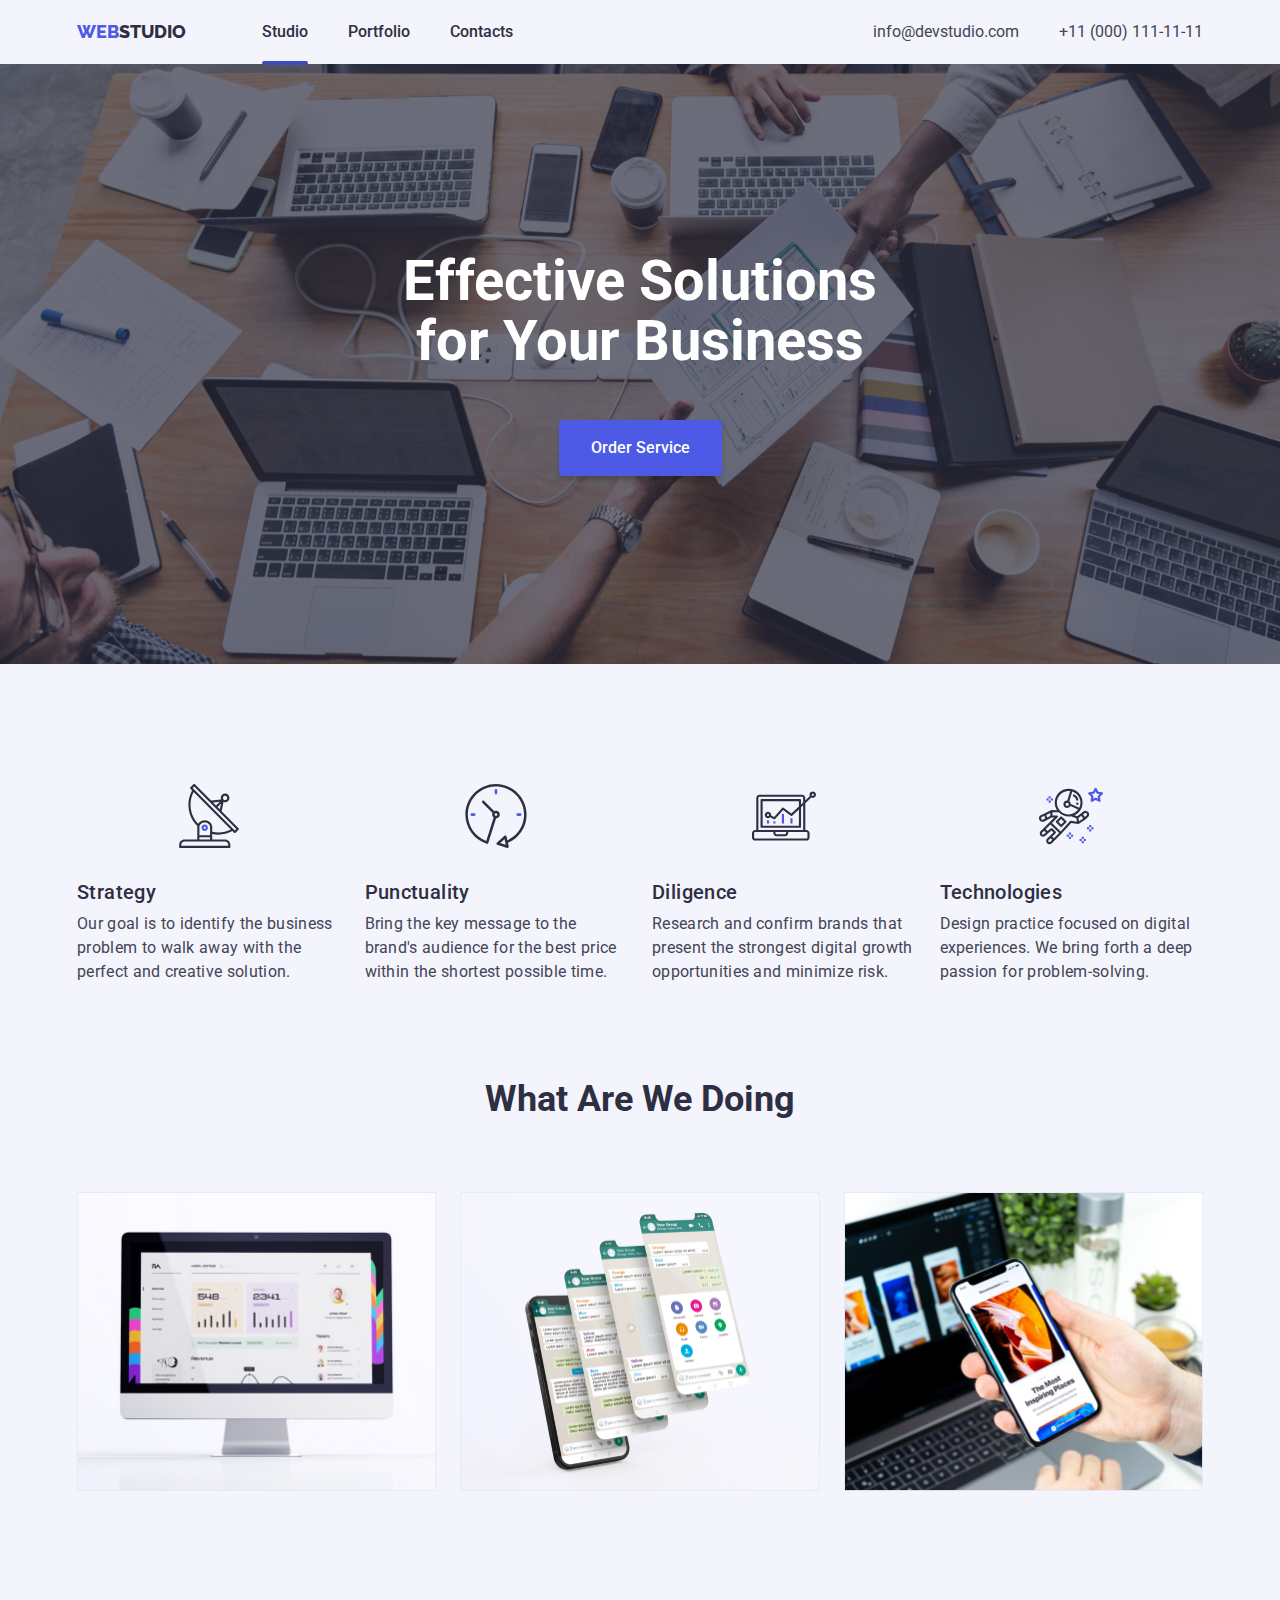
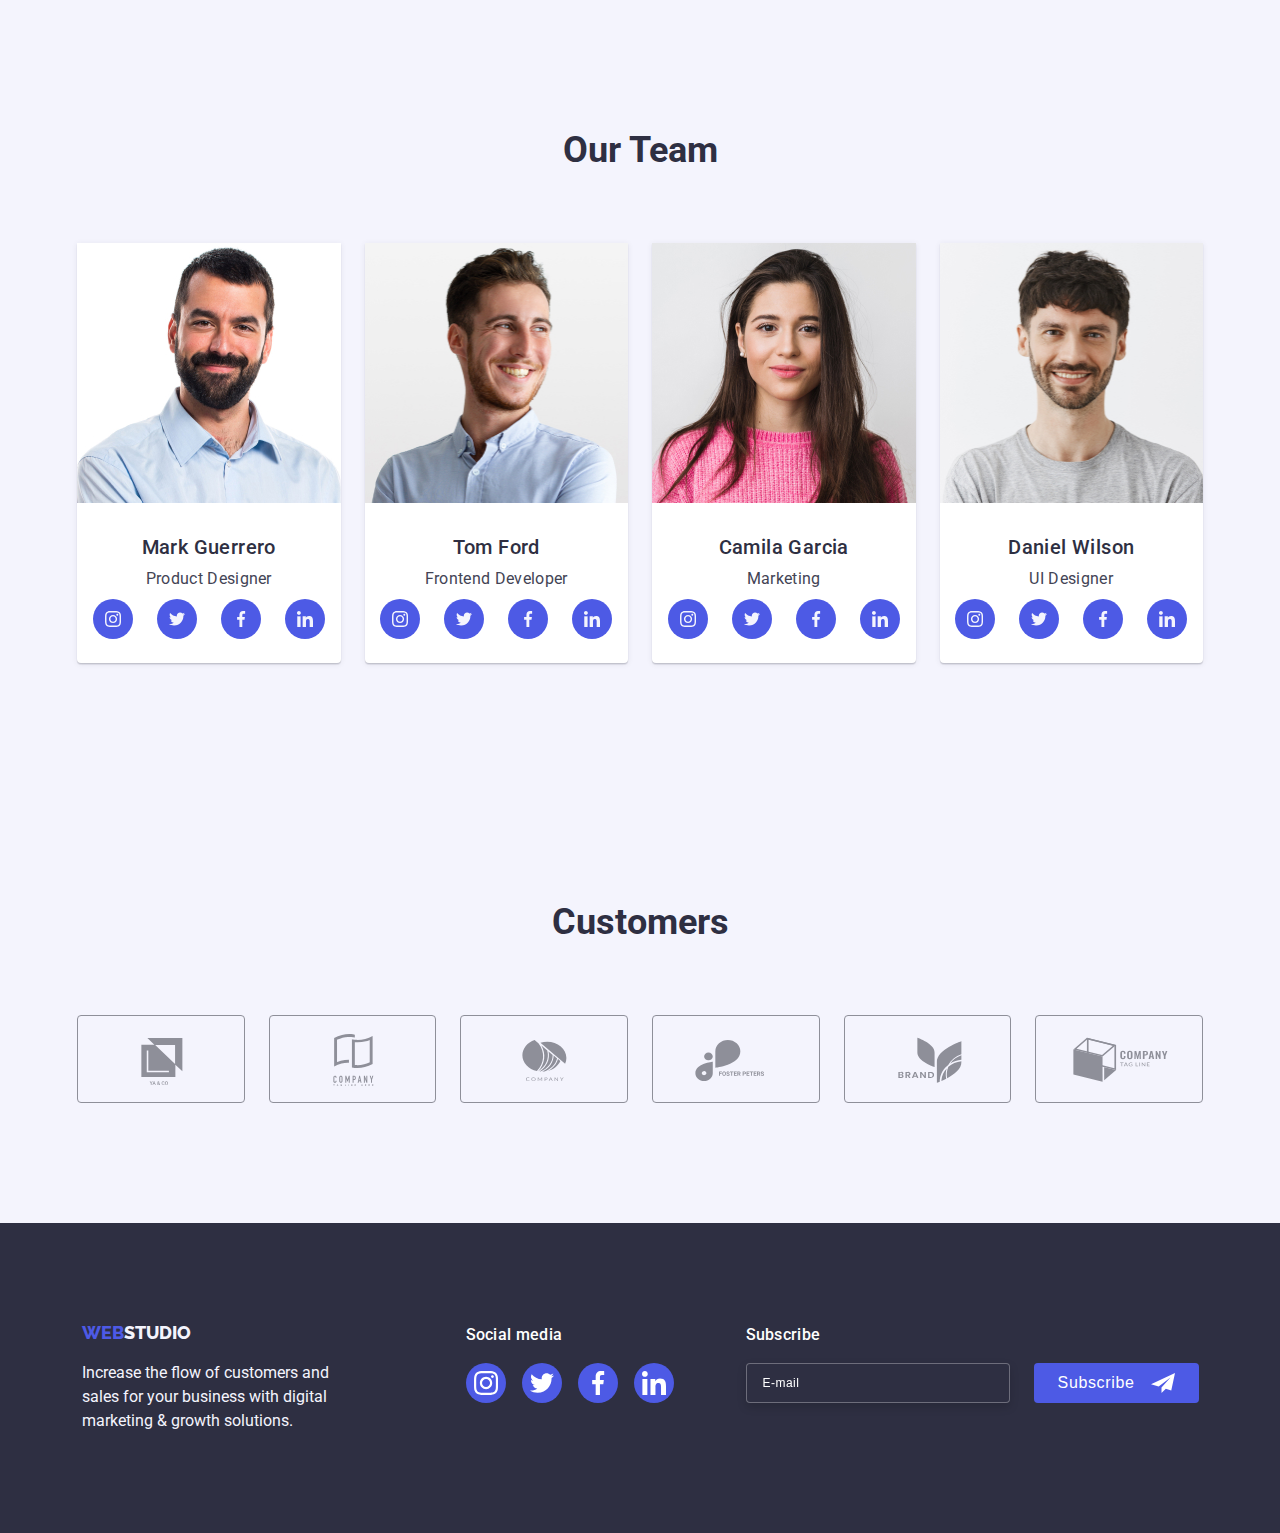
<file: index.html>
<!DOCTYPE html>
<html lang="en">
  <head>
    <meta charset="UTF-8" />
    <meta name="viewport" content="width=device-width, initial-scale=1.0" />
    <link rel="preconnect" href="https://fonts.googleapis.com" />
    <link rel="preconnect" href="https://fonts.gstatic.com" crossorigin />
    <link
      href="https://fonts.googleapis.com/css2?family=Raleway:wght@800&family=Roboto:wght@400;500;700&display=swap"
      rel="stylesheet"
    />
    <link rel="stylesheet" href="./css/styles.css" />
    <link rel="stylesheet" href="./css/root.css">
    <link rel="stylesheet" href="./css/reset.css">
    <link rel="stylesheet" href="./css/mobile.css">
    <link rel="stylesheet" href="./css/tablet.css">
    <link rel="stylesheet" href="./css/desktop.css">
    <title>WebStudio</title>
  </head>
  <body>
    <header class="header">
      <div class="container header-container">
        <nav class="header-nav">
          <a href="#"
            ><span class="web">WEB</span><span class="studio">STUDIO</span></a
          >
          <ul class="header-list">
            <li class="header-item">
              <a href="/index.html" class="header-link active">Studio</a>
            </li>
            <li class="header-item">
              <a href="/portfolio.html" class="header-link">Portfolio</a>
            </li>
            <li class="header-item">
              <a href="#" class="header-link">Contacts</a>
            </li>
          </ul>
        </nav>
        <address class="address">
          <ul class="address-list">
            <li class="address-item">
              <a href="mailto:info@devstudio.com" class="address-link"
                >info@devstudio.com</a
              >
            </li>
            <li class="address-item">
              <a href="tel:+110001111111" class="address-link"
                >+11 (000) 111-11-11</a
              >
            </li>
          </ul>
        </address>
        <button type="button" class="menu-open" data-menu-open>
          <svg class="menu-open-icon" width="32" height="22">
            <use href="./images/svg/symbol-defs.svg#icon-hamburger"></use>
          </svg>
        </button>
        <div class="mobile-menu is-hidden" data-menu>
          <div class="container menu-container">
            <div>
              <button class="menu-close" data-menu-close>
                <svg class="menu-close-icon" width="8" height="8">
                  <use href="./images/svg/symbol-defs.svg#icon-close"></use>
                </svg>
              </button>
              <nav>
                <ul class="mobile-menu-list">
                  <li class="mobile-menu-item">
                    <a href="./index.html" class="mobile-menu-link page-active">Studio</a>
                  </li>
                  <li class="mobile-menu-item">
                    <a href="./portfolio.html" class="mobile-menu-link">Portfolio</a>
                  </li>
                  <li class="mobile-menu-item">
                    <a href="" class="mobile-menu-link">Contacts</a>
                  </li>
                </ul>
              </nav>
            </div>
            <div class="contacts">
              <div class="menu-middle-content">
                <a href="tel:+110001111111" class="mobile-menu-tel">+11 (000) 111-11-11</a>
                <a href="mailto:info@devstudio.com" class="mobile-menu-email">info@devstudio.com</a>
              </div>
            <div>
              <ul class="mobile-social-list">
                <li class="mobile-social-item">
                  <a href="" class="mobile-social-link">
                    <svg class="mobile-social-icon" width="24" heigth="24">
                      <use href="./images/svg/symbol-defs.svg#icon-instagram"></use>
                    </svg>
                  </a>
                </li>
                <li class="mobile-social-item">
                  <a href="" class="mobile-social-link">
                    <svg class="mobile-social-icon" width="24" heigth="24">
                      <use href="./images/svg/symbol-defs.svg#icon-twitter"></use>
                    </svg>
                  </a>
                </li>
                <li class="mobile-social-item">
                  <a href="" class="mobile-social-link">
                    <svg class="mobile-social-icon" width="24" heigth="24">
                      <use href="./images/svg/symbol-defs.svg#icon-facebook"></use>
                    </svg>
                  </a>
                </li>
                <li class="mobile-social-item">
                  <a href="" class="mobile-social-link">
                    <svg class="mobile-social-icon" width="24" heigth="24">
                      <use href="./images/svg/symbol-defs.svg#icon-linkedin"></use>
                    </svg>
                  </a>
                </li>
              </ul>
            </div>
            </div>
          </div>
        </div>
      </div>
    </header>
    <main>
      <section class="hero">
        <div class="container sub-container">
          <h1 class="hero-title">Effective Solutions for Your Business</h1>
        <button class="hero-button" data-modal-open>Order Service</button>
        </div>
      </section>
      <section class="features">
        <div class="container">
          <h2 class="visually-hidden">Features</h2>
          <ul class="features-list">
            <li class="features-item">
              <div class="features-item-icon">
                <svg class="features-icon" width="64" height="64">
                  <use href="./images/svg/symbol-defs.svg#icon-antenna"></use>
                </svg>
              </div>
              <h3 class="subtitle">Strategy</h3>
              <p class="descr">
                Our goal is to identify the business problem to walk away with
                the perfect and creative solution.
              </p>
            </li>
            <li class="features-item">
              <div class="features-item-icon">
                <svg class="features-icon" width="64" height="64">
                  <use href="./images/svg/symbol-defs.svg#icon-clock"></use>
                </svg>
              </div>
              <h3 class="subtitle">Punctuality</h3>
              <p class="descr">
                Bring the key message to the brand's audience for the best price
                within the shortest possible time.
              </p>
            </li>
            <li class="features-item">
              <div class="features-item-icon">
                <svg class="features-icon" width="64" height="64">
                  <use href="./images/svg/symbol-defs.svg#icon-diagram"></use>
                </svg>
              </div>
              <h3 class="subtitle">Diligence</h3>
              <p class="descr">
                Research and confirm brands that present the strongest digital
                growth opportunities and minimize risk.
              </p>
            </li>
            <li class="features-item">
              <div class="features-item-icon">
                <svg class="features-icon" width="64" height="64">
                  <use href="./images/svg/symbol-defs.svg#icon-astronaut"></use>
                </svg>
              </div>
              <h3 class="subtitle">Technologies</h3>
              <p class="descr">
                Design practice focused on digital experiences. We bring forth a
                deep passion for problem-solving.
              </p>
            </li>
          </ul>
        </div>
      </section>
      <section class="activity">
        <div class="container">
          <h2 class="title">What Are We Doing</h2>
          <ul class="activity-list">
            <li class="activity-item">
              <img
                src="./images/monitor.jpg"
                alt="monitor"
                class="activity-img"
                width="360"
              />
            </li>
            <li class="activity-item">
              <img
                src="./images/phone.jpg"
                alt="phone"
                class="activity-img"
                width="360"
              />
            </li>
            <li class="activity-item">
              <img
                src="./images/laptop.jpg"
                alt="laptop"
                class="activity-img"
                width="360"
              />
            </li>
          </ul>
        </div>
      </section>
      <section class="team">
        <div class="container sub-container team-container">
          <h2 class="title">Our Team</h2>
          <ul class="team-list">
            <li class="team-item">
              <img
                srcset="./images/people/mark@2x.jpg 2x"
                src="./images/people/mark.jpg"
                alt="mark"
                class="team-img"
                width="264"
              />
              <div class="team-text">
                <h3 class="subtitle team-subtitle">Mark Guerrero</h3> 
                <p class="descr team-descr">Product Designer</p>
                <ul class="social-list">
                  <li class="social-item">
                    <a href="" class="social-link">
                      <svg class="social-icon" width="16" height="16">
                        <use
                          href="./images/svg/symbol-defs.svg#icon-instagram"
                        ></use>
                      </svg>
                    </a>
                  </li>
                  <li class="social-item">
                    <a href="" class="social-link">
                      <svg class="social-icon" width="16" height="16">
                        <use
                          href="./images/svg/symbol-defs.svg#icon-twitter"
                        ></use>
                      </svg>
                    </a>
                  </li>
                  <li class="social-item">
                    <a href="" class="social-link">
                      <svg class="social-icon" width="16" height="16">
                        <use
                          href="./images/svg/symbol-defs.svg#icon-facebook"
                        ></use>
                      </svg>
                    </a>
                  </li>
                  <li class="social-item">
                    <a href="" class="social-link">
                      <svg class="social-icon" width="16" height="16">
                        <use
                          href="./images/svg/symbol-defs.svg#icon-linkedin"
                        ></use>
                      </svg>
                    </a>
                  </li>
                </ul>
              </div>
            </li>
            <li class="team-item">
              <img
                srcset="./images/people/tom@2x.jpg 2x"
                src="./images/people/tom.jpg"
                alt="tom"
                class="team-img"
                width="264"
              />
              <div class="team-text">
                <h3 class="subtitle team-subtitle">Tom Ford</h3>
                <p class="descr team-descr">Frontend Developer</p>
                <ul class="social-list">
                  <li class="social-item">
                    <a href="" class="social-link">
                      <svg class="social-icon" width="16" height="16">
                        <use
                          href="./images/svg/symbol-defs.svg#icon-instagram"
                        ></use>
                      </svg>
                    </a>
                  </li>
                  <li class="social-item">
                    <a href="" class="social-link">
                      <svg class="social-icon" width="16" height="16">
                        <use
                          href="./images/svg/symbol-defs.svg#icon-twitter"
                        ></use>
                      </svg>
                    </a>
                  </li>
                  <li class="social-item">
                    <a href="" class="social-link">
                      <svg class="social-icon" width="16" height="16">
                        <use
                          href="./images/svg/symbol-defs.svg#icon-facebook"
                        ></use>
                      </svg>
                    </a>
                  </li>
                  <li class="social-item">
                    <a href="" class="social-link">
                      <svg class="social-icon" width="16" height="16">
                        <use
                          href="./images/svg/symbol-defs.svg#icon-linkedin"
                        ></use>
                      </svg>
                    </a>
                  </li>
                </ul>
              </div>
            </li>
            <li class="team-item">
              <img
                srcset="./images/people/camila@2x.jpg 2x"
                src="./images/people/camila.jpg"
                alt="camila"
                class="team-img"
                width="264"
              />
              <div class="team-text">
                <h3 class="subtitle team-subtitle">Camila Garcia</h3>
                <p class="descr team-descr">Marketing</p>
                <ul class="social-list">
                  <li class="social-item">
                    <a href="" class="social-link">
                      <svg class="social-icon" width="16" height="16">
                        <use
                          href="./images/svg/symbol-defs.svg#icon-instagram"
                        ></use>
                      </svg>
                    </a>
                  </li>
                  <li class="social-item">
                    <a href="" class="social-link">
                      <svg class="social-icon" width="16" height="16">
                        <use
                          href="./images/svg/symbol-defs.svg#icon-twitter"
                        ></use>
                      </svg>
                    </a>
                  </li>
                  <li class="social-item">
                    <a href="" class="social-link">
                      <svg class="social-icon" width="16" height="16">
                        <use
                          href="./images/svg/symbol-defs.svg#icon-facebook"
                        ></use>
                      </svg>
                    </a>
                  </li>
                  <li class="social-item">
                    <a href="" class="social-link">
                      <svg class="social-icon" width="16" height="16">
                        <use
                          href="./images/svg/symbol-defs.svg#icon-linkedin"
                        ></use>
                      </svg>
                    </a>
                  </li>
                </ul>
              </div>
            </li>
            <li class="team-item">
              <img
                srcset="./images/people/daniel@2x.jpg 2x"
                src="./images/people/daniel.jpg"
                alt="daniel"
                class="team-img"
                width="264"
              />
              <div class="team-text">
                <h3 class="subtitle team-subtitle">Daniel Wilson</h3>
                <p class="descr team-descr">UI Designer</p>
                <ul class="social-list">
                  <li class="social-item">
                    <a href="" class="social-link">
                      <svg class="social-icon" width="16" height="16">
                        <use
                          href="./images/svg/symbol-defs.svg#icon-instagram"
                        ></use>
                      </svg>
                    </a>
                  </li>
                  <li class="social-item">
                    <a href="" class="social-link">
                      <svg class="social-icon" width="16" height="16">
                        <use
                          href="./images/svg/symbol-defs.svg#icon-twitter"
                        ></use>
                      </svg>
                    </a>
                  </li>
                  <li class="social-item">
                    <a href="" class="social-link">
                      <svg class="social-icon" width="16" height="16">
                        <use
                          href="./images/svg/symbol-defs.svg#icon-facebook"
                        ></use>
                      </svg>
                    </a>
                  </li>
                  <li class="social-item">
                    <a href="" class="social-link">
                      <svg class="social-icon" width="16" height="16">
                        <use
                          href="./images/svg/symbol-defs.svg#icon-linkedin"
                        ></use>
                      </svg>
                    </a>
                  </li>
                </ul>
              </div>
            </li>
          </ul>
        </div>
      </section>
      <section class="customers">
        <div class="container sub-container">
          <h2 class="title">Customers</h2>
          <ul class="customers-list">
            <li class="customers-item">
              <a href="" class="customers-link">
                <svg class="customers-icon" width="104" height="56">
                  <use href="./images/svg/symbol-defs.svg#icon-customer"></use>
                </svg>
              </a>
            </li>
            <li class="customers-item">
              <a href="" class="customers-link">
                <svg class="customers-icon" width="104" height="56">
                  <use href="./images/svg/symbol-defs.svg#icon-customer1"></use>
                </svg>
              </a>
            </li>
            <li class="customers-item">
              <a href="" class="customers-link">
                <svg class="customers-icon" width="104" height="56">
                  <use href="./images/svg/symbol-defs.svg#icon-customer2"></use>
                </svg>
              </a>
            </li>
            <li class="customers-item">
              <a href="" class="customers-link">
                <svg class="customers-icon" width="104" height="56">
                  <use href="./images/svg/symbol-defs.svg#icon-customer3"></use>
                </svg>
              </a>
            </li>
            <li class="customers-item">
              <a href="" class="customers-link">
                <svg class="customers-icon" width="104" height="56">
                  <use href="./images/svg/symbol-defs.svg#icon-customer4"></use>
                </svg>
              </a>
            </li>
            <li class="customers-item">
              <a href="" class="customers-link">
                <svg class="customers-icon" width="104" height="56">
                  <use href="./images/svg/symbol-defs.svg#icon-customer5"></use>
                </svg>
              </a>
            </li>
          </ul>
        </div>
      </section>
    </main>
    <footer class="footer">
      <div class="container footer-container sub-container">
        <div class="tablet-footer-container">
          <div class="logo-container">
            <a href="#" class="footer-logo"
              ><span class="web">WEB</span
              ><span class="studio-footer">STUDIO</span></a
            >
            <p class="footer-descr">
              Increase the flow of customers and sales for your business with
              digital marketing & growth solutions.
            </p>
          </div>
          <div class="social-container">
            <p class="social-text">Social media</p>
            <ul class="social-media-list">
              <li class="social-media-item">
                <a href="" class="social-media-link">
                  <svg width="24" height="24">
                    <use href="./images/svg/symbol-defs.svg#icon-instagram"></use>
                  </svg>
                </a>
              </li>
              <li class="social-media-item">
                <a href="" class="social-media-link">
                  <svg width="24" height="24">
                    <use href="./images/svg/symbol-defs.svg#icon-twitter"></use>
                  </svg>
                </a>
              </li>
              <li class="social-media-item">
                <a href="" class="social-media-link">
                  <svg width="24" height="24">
                    <use href="./images/svg/symbol-defs.svg#icon-facebook"></use>
                  </svg>
                </a>
              </li>
              <li class="social-media-item">
                <a href="" class="social-media-link">
                  <svg width="24" height="24">
                    <use href="./images/svg/symbol-defs.svg#icon-linkedin"></use>
                  </svg>
                </a>
              </li>
            </ul>
          </div>
        </div>
        <div class="subscribe-container">
          <p class="footer-subscribe">Subscribe</p>
          <form action="" class="subscribe-form">
            <input
              type="email"
              class="email"
              name="email"
              placeholder="E-mail"
            />
            <button class="subscribe-button">
              Subscribe
              <svg class="subscribe-svg" width="24" height="24">
                <use href="./images/svg/symbol-defs.svg#icon-Subscribe"></use>
              </svg>
            </button>
          </form>
        </div>
      </div>
    </footer>
    <div class="backdrop is-hidden" data-modal>
      <div class="modal">
        <button type="button" class="modal-close-btn" data-modal-close>
          <svg width="8" height="8" class="modal-close-btn-icon">
            <use href="./images/svg/symbol-defs.svg#icon-close"></use>
          </svg>
        </button>
        <p class="modal-text">Leave your contacts and we will call you back</p>
        <form class="modal-form">
          <label  class="modal-form-field">
            <span class="modal-form-input-desc">Name</span>
            <span class="modal-form-input-wrapper">
              <input type="text" class="modal-form-input" name="user-name" required minlength="2" pattern="^[a-zA-Zа-яА-Я]+">
                <span class="modal-form-input-icon">
                  <svg width="18" height="24">
                    <use href="./images/svg/symbol-defs.svg#icon-people"></use>
                  </svg>
                </span>
              </input>
            </span>
          </label>
          <label class="modal-form-field">
            <span class="modal-form-input-desc">Phone</span>
            <span class="modal-form-input-wrapper">
              <input type="tel" class="modal-form-input" name="user-phone" title="xxx-xxx-xx-xx" required pattern="[0-9]{3}-[0-9]{3}-[0-9]{2}-[0-9]{2}">
                <span class="modal-form-input-icon">
                  <svg width="18" height="24">
                    <use href="./images/svg/symbol-defs.svg#icon-phone"></use>
                  </svg>
                </span>
              </input>
            </span>
          </label>
          <label class="modal-form-field">
            <span class="modal-form-input-desc">Email</span>
            <span class="modal-form-input-wrapper">
              <input type="Email" class="modal-form-input" name="user-email">
                <span class="modal-form-input-icon">
                  <svg width="18" height="24">
                    <use href="./images/svg/symbol-defs.svg#icon-email"></use>
                  </svg>
                </span>
              </input>
            </span>
          </label>
          <label class="modal-form-field">
            <span class="modal-form-input-desc">Comment</span>
            <textarea name="user-message" class="modal-form-message" placeholder="Text input">
            </textarea>
          </label>
          <input type="checkbox" id="user-policy" class="visually-hidden modal-form-check" name="user-policy">
          <label for="user-policy" class="modal-form-check-desc">
            I accept the terms and conditions of the&nbsp;
            <a href="" class="modal-privacy">Privacy Policy</a>
          </label>
          <button class="modal-form-submit" type="submit">Send</button>
        </form>
      </div>
    </div>
    <script src="./js/modal.js"></script>
    <script src="./js/mobile-menu.js"></script>
  </body>
</html>
</file>
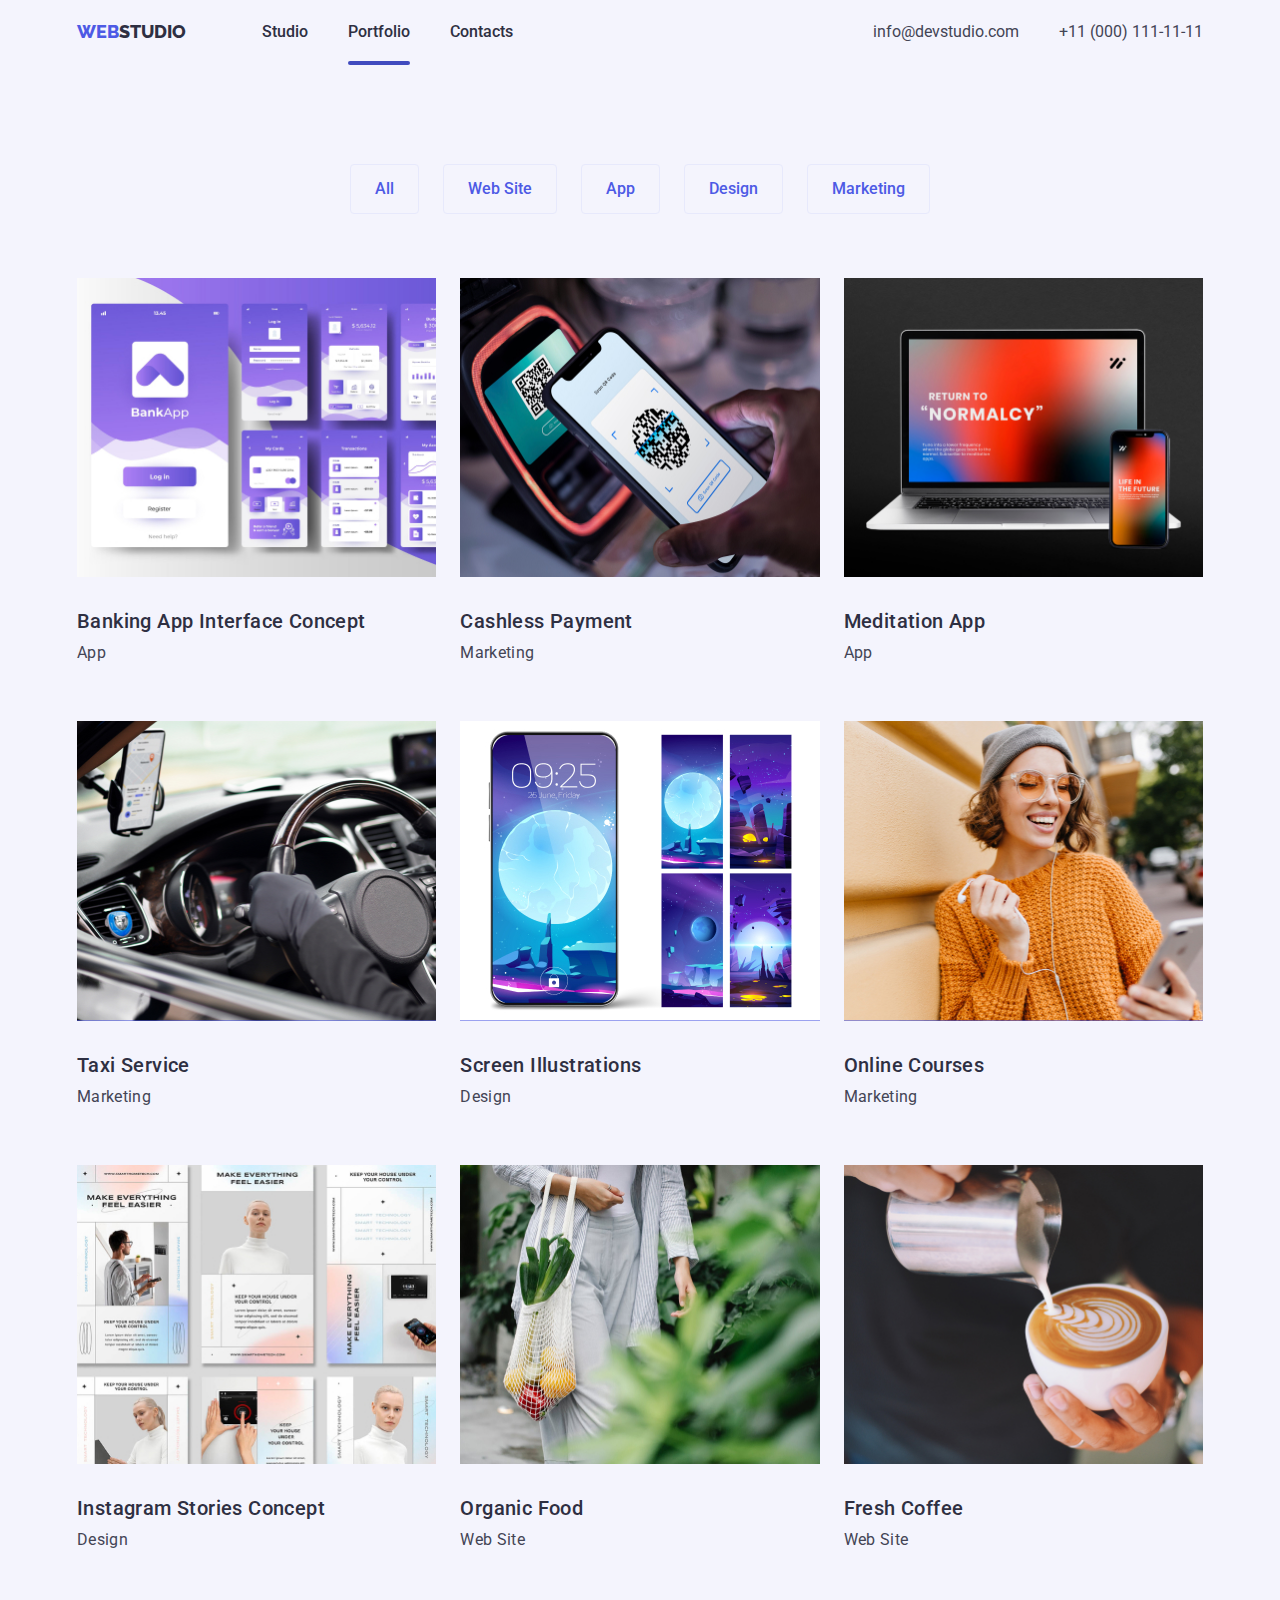
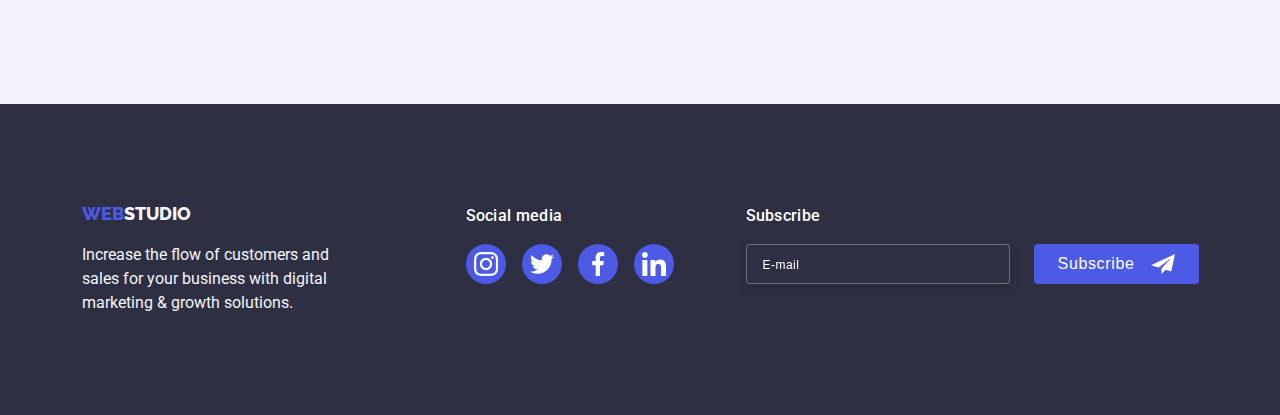
<file: portfolio.html>
<!DOCTYPE html>
<html lang="en">
  <head>
    <meta charset="UTF-8" />
    <meta name="viewport" content="width=device-width, initial-scale=1.0" />
    <link rel="preconnect" href="https://fonts.googleapis.com" />
    <link rel="preconnect" href="https://fonts.gstatic.com" crossorigin />
    <link
      href="https://fonts.googleapis.com/css2?family=Raleway:wght@800&family=Roboto:wght@400;500;700&display=swap"
      rel="stylesheet"
    />
    <link rel="stylesheet" href="./css/styles.css" />
    <link rel="stylesheet" href="./css/root.css" />
    <link rel="stylesheet" href="./css/reset.css" />
    <link rel="stylesheet" href="./css/mobile.css" />
    <link rel="stylesheet" href="./css/tablet.css" />
    <link rel="stylesheet" href="./css/desktop.css" />
    <title>Document</title>
  </head>
  <body>
    <header class="header">
      <div class="container header-container">
        <nav class="header-nav">
          <a href="#"
            ><span class="web">WEB</span><span class="studio">STUDIO</span></a
          >
          <ul class="header-list">
            <li class="header-item">
              <a href="/index.html" class="header-link">Studio</a>
            </li>
            <li class="header-item">
              <a href="/portfolio.html" class="header-link active">Portfolio</a>
            </li>
            <li class="header-item">
              <a href="#" class="header-link">Contacts</a>
            </li>
          </ul>
        </nav>
        <address class="address">
          <ul class="address-list">
            <li class="address-item">
              <a href="mailto:info@devstudio.com" class="address-link"
                >info@devstudio.com</a
              >
            </li>
            <li class="address-item">
              <a href="tel:+110001111111" class="address-link"
                >+11 (000) 111-11-11</a
              >
            </li>
          </ul>
        </address>
        <button type="button" class="menu-open" data-menu-open>
          <svg class="menu-open-icon" width="32" height="22">
            <use href="./images/svg/symbol-defs.svg#icon-hamburger"></use>
          </svg>
        </button>
        <div class="mobile-menu is-hidden" data-menu>
          <div class="container menu-container">
            <div>
              <button class="menu-close" data-menu-close>
                <svg class="menu-close-icon" width="8" height="8">
                  <use href="./images/svg/symbol-defs.svg#icon-close"></use>
                </svg>
              </button>
              <nav>
                <ul class="mobile-menu-list">
                  <li class="mobile-menu-item">
                    <a href="./index.html" class="mobile-menu-link page-active"
                      >Studio</a
                    >
                  </li>
                  <li class="mobile-menu-item">
                    <a href="./portfolio.html" class="mobile-menu-link"
                      >Portfolio</a
                    >
                  </li>
                  <li class="mobile-menu-item">
                    <a href="" class="mobile-menu-link">Contacts</a>
                  </li>
                </ul>
              </nav>
            </div>
            <div class="contacts">
              <div class="menu-middle-content">
                <a href="tel:+110001111111" class="mobile-menu-tel"
                  >+11 (000) 111-11-11</a
                >
                <a href="mailto:info@devstudio.com" class="mobile-menu-email"
                  >info@devstudio.com</a
                >
              </div>
              <div>
                <ul class="mobile-social-list">
                  <li class="mobile-social-item">
                    <a href="" class="mobile-social-link">
                      <svg class="mobile-social-icon" width="24" heigth="24">
                        <use
                          href="./images/svg/symbol-defs.svg#icon-instagram"
                        ></use>
                      </svg>
                    </a>
                  </li>
                  <li class="mobile-social-item">
                    <a href="" class="mobile-social-link">
                      <svg class="mobile-social-icon" width="24" heigth="24">
                        <use
                          href="./images/svg/symbol-defs.svg#icon-twitter"
                        ></use>
                      </svg>
                    </a>
                  </li>
                  <li class="mobile-social-item">
                    <a href="" class="mobile-social-link">
                      <svg class="mobile-social-icon" width="24" heigth="24">
                        <use
                          href="./images/svg/symbol-defs.svg#icon-facebook"
                        ></use>
                      </svg>
                    </a>
                  </li>
                  <li class="mobile-social-item">
                    <a href="" class="mobile-social-link">
                      <svg class="mobile-social-icon" width="24" heigth="24">
                        <use
                          href="./images/svg/symbol-defs.svg#icon-linkedin"
                        ></use>
                      </svg>
                    </a>
                  </li>
                </ul>
              </div>
            </div>
          </div>
        </div>
      </div>
    </header>
    <main>
      <div class="container">
        <section class="portfolio">
          <ul class="btn-list">
            <li class="btn-item">
              <button class="button">All</button>
            </li>
            <li class="btn-item">
              <button class="button">Web Site</button>
            </li>
            <li class="btn-item">
              <button class="button">App</button>
            </li>
            <li class="btn-item">
              <button class="button">Design</button>
            </li>
            <li class="btn-item">
              <button class="button">Marketing</button>
            </li>
          </ul>
          <ul class="portfolio-list">
            <li class="portfolio-item">
              <a href="" class="portfolio-link">
                <div class="photo-wrapper">
                  <img
                    src="./images/card/card1.jpg"
                    alt="card1"
                    class="no-gap"
                    height="300"
                    width="360"
                  />
                  <p class="overlay">
                    14 Stylish and User-Friendly App Design Concepts · Task
                    Manager App · Calorie Tracker App · Exotic Fruit Ecommerce
                    App · Cloud Storage App
                  </p>
                </div>
                <div class="text-container">
                  <h3 class="subtitle">Banking App Interface Concept</h3>
                  <p class="descr">App</p>
                </div>
              </a>
            </li>
            <li class="portfolio-item">
              <a href="" class="portfolio-link">
                <div class="photo-wrapper">
                  <img
                    src="./images/card/card2.jpg"
                    alt="card2"
                    class="no-gap"
                    height="300"
                    width="360"
                  />
                  <p class="overlay">
                    14 Stylish and User-Friendly App Design Concepts · Task
                    Manager App · Calorie Tracker App · Exotic Fruit Ecommerce
                    App · Cloud Storage App
                  </p>
                </div>
                <div class="text-container">
                  <h3 class="subtitle">Cashless Payment</h3>
                  <p class="descr">Marketing</p>
                </div>
              </a>
            </li>
            <li class="portfolio-item">
              <a href="" class="portfolio-link">
                <div class="photo-wrapper">
                  <img
                    src="./images/card/card3.jpg"
                    alt="card3"
                    class="no-gap"
                    height="300"
                    width="360"
                  />
                  <p class="overlay">
                    14 Stylish and User-Friendly App Design Concepts · Task
                    Manager App · Calorie Tracker App · Exotic Fruit Ecommerce
                    App · Cloud Storage App
                  </p>
                </div>
                <div class="text-container">
                  <h3 class="subtitle">Meditation App</h3>
                  <p class="descr">App</p>
                </div>
              </a>
            </li>
            <li class="portfolio-item">
              <a href="" class="portfolio-link">
                <div class="photo-wrapper">
                  <img
                    src="./images/card/card4.jpg"
                    alt="card4"
                    class="no-gap"
                    height="300"
                    width="360"
                  />
                  <p class="overlay">
                    14 Stylish and User-Friendly App Design Concepts · Task
                    Manager App · Calorie Tracker App · Exotic Fruit Ecommerce
                    App · Cloud Storage App
                  </p>
                </div>
                <div class="text-container">
                  <h3 class="subtitle">Taxi Service</h3>
                  <p class="descr">Marketing</p>
                </div>
              </a>
            </li>
            <li class="portfolio-item">
              <a href="" class="portfolio-link">
                <div class="photo-wrapper">
                  <img
                    src="./images/card/card5.jpg"
                    alt="card5"
                    class="no-gap"
                    height="300"
                    width="360"
                  />
                  <p class="overlay">
                    14 Stylish and User-Friendly App Design Concepts · Task
                    Manager App · Calorie Tracker App · Exotic Fruit Ecommerce
                    App · Cloud Storage App
                  </p>
                </div>
                <div class="text-container">
                  <h3 class="subtitle">Screen Illustrations</h3>
                  <p class="descr">Design</p>
                </div>
              </a>
            </li>
            <li class="portfolio-item">
              <a href="" class="portfolio-link">
                <div class="photo-wrapper">
                  <img
                    src="./images/card/card6.jpg"
                    alt="card6"
                    class="no-gap"
                    height="300"
                    width="360"
                  />
                  <p class="overlay">
                    14 Stylish and User-Friendly App Design Concepts · Task
                    Manager App · Calorie Tracker App · Exotic Fruit Ecommerce
                    App · Cloud Storage App
                  </p>
                </div>
                <div class="text-container">
                  <h3 class="subtitle">Online Courses</h3>
                  <p class="descr">Marketing</p>
                </div>
              </a>
            </li>
            <li class="portfolio-item">
              <a href="" class="portfolio-link">
                <div class="photo-wrapper">
                  <img
                    src="./images/card/card7.jpg"
                    alt="card7"
                    class="no-gap"
                    height="300"
                    width="360"
                  />
                  <p class="overlay">
                    14 Stylish and User-Friendly App Design Concepts · Task
                    Manager App · Calorie Tracker App · Exotic Fruit Ecommerce
                    App · Cloud Storage App
                  </p>
                </div>
                <div class="text-container">
                  <h3 class="subtitle">Instagram Stories Concept</h3>
                  <p class="descr">Design</p>
                </div>
              </a>
            </li>
            <li class="portfolio-item">
              <a href="" class="portfolio-link">
                <div class="photo-wrapper">
                  <img
                    src="./images/card/card8.jpg"
                    alt="card8"
                    class="no-gap"
                    height="300"
                    width="360"
                  />
                  <p class="overlay">
                    14 Stylish and User-Friendly App Design Concepts · Task
                    Manager App · Calorie Tracker App · Exotic Fruit Ecommerce
                    App · Cloud Storage App
                  </p>
                </div>
                <div class="text-container">
                  <h3 class="subtitle">Organic Food</h3>
                  <p class="descr">Web Site</p>
                </div>
              </a>
            </li>
            <li class="portfolio-item">
              <a href="" class="portfolio-link">
                <div class="photo-wrapper">
                  <img
                    src="./images/card/card9.jpg"
                    alt="card9"
                    class="no-gap"
                    height="300"
                    width="360"
                  />
                  <p class="overlay">
                    14 Stylish and User-Friendly App Design Concepts · Task
                    Manager App · Calorie Tracker App · Exotic Fruit Ecommerce
                    App · Cloud Storage App
                  </p>
                </div>
                <div class="text-container">
                  <h3 class="subtitle">Fresh Coffee</h3>
                  <p class="descr">Web Site</p>
                </div>
              </a>
            </li>
          </ul>
        </section>
      </div>
    </main>
    <footer class="footer">
      <div class="container footer-container sub-container">
        <div class="tablet-footer-container">
          <div class="logo-container">
            <a href="#" class="footer-logo"
              ><span class="web">WEB</span
              ><span class="studio-footer">STUDIO</span></a
            >
            <p class="footer-descr">
              Increase the flow of customers and sales for your business with
              digital marketing & growth solutions.
            </p>
          </div>
          <div class="social-container">
            <p class="social-text">Social media</p>
            <ul class="social-media-list">
              <li class="social-media-item">
                <a href="" class="social-media-link">
                  <svg width="24" height="24">
                    <use
                      href="./images/svg/symbol-defs.svg#icon-instagram"
                    ></use>
                  </svg>
                </a>
              </li>
              <li class="social-media-item">
                <a href="" class="social-media-link">
                  <svg width="24" height="24">
                    <use href="./images/svg/symbol-defs.svg#icon-twitter"></use>
                  </svg>
                </a>
              </li>
              <li class="social-media-item">
                <a href="" class="social-media-link">
                  <svg width="24" height="24">
                    <use
                      href="./images/svg/symbol-defs.svg#icon-facebook"
                    ></use>
                  </svg>
                </a>
              </li>
              <li class="social-media-item">
                <a href="" class="social-media-link">
                  <svg width="24" height="24">
                    <use
                      href="./images/svg/symbol-defs.svg#icon-linkedin"
                    ></use>
                  </svg>
                </a>
              </li>
            </ul>
          </div>
        </div>
        <div class="subscribe-container">
          <p class="footer-subscribe">Subscribe</p>
          <form action="" class="subscribe-form">
            <input
              type="email"
              class="email"
              name="email"
              placeholder="E-mail"
            />
            <button class="subscribe-button">
              Subscribe
              <svg class="subscribe-svg" width="24" height="24">
                <use href="./images/svg/symbol-defs.svg#icon-Subscribe"></use>
              </svg>
            </button>
          </form>
        </div>
      </div>
    </footer>
  </body>
</html>
</file>
<file: css/styles.css>
.container{
    margin: 0 auto;
    padding: 0 16px;
}
/* ----------------------------  HEADER ------------------------ */
.header {
    display: flex;
    width: 100%;
    padding: 24px 0;
}
.header-container{
    display: flex;
    width: 100%;
    justify-content: space-between;
    align-items: center;
}
.web {
    font-weight: 800; 
    font-size: 18px;
    line-height: 1.16;
    letter-spacing: 0.03;
    color: var(--normal-color);
    font-family:'Raleway', sans-serif;
}
.studio {
    font-weight: 800;
    font-size: 18px;
    line-height: 1.16;
    letter-spacing: 0.03;
    color: var(--overlay-color);
    font-family:'Raleway', sans-serif;
}
.header-nav {
    display:flex;
    align-items: center;
}
.header-list {
    display: none;
    align-items: center;
    gap: 40px;
}
.header-item {
}
.header-link {
    padding: 24px 0;
    position: relative;
    display: block;
    font-weight: 500;
    font-size: 16px;
    line-height: 1;
    letter-spacing: 0.02;
    color:var(--overlay-color);
}
.header-link:hover,
.header-link:focus{
    color: var(--active-color)
}
.header-link .active {
    color :var(--active-color);
}
.active::after{
    display: block;
    content: "";
    width: 100%;
    height: 4px;
    bottom: -1px;
    position: absolute;
    left: 0;
    border-radius: 2px;
    background-color: var(--active-color);
}
.address {
    display:none;
}
.address-list {
    display: flex;
    align-items: center;
    gap: 40px;
}
.address-item {
}
.address-link {
    font-weight: 400;
    font-size: 16px;
    line-height: 1.5;
    letter-spacing: 0.02;
    color:var(--body-text-color);
    font-style: normal;
}
.address-link:hover,
.address-link:focus{
    color: var(--active-color)
}
/* ----------------------------  HERO SECTION ------------------------ */
.hero {
    width: 100%;
    padding: 112px 0;
    margin: 0 auto;
    background: linear-gradient(rgba(46, 47, 66, 0.7), rgba(46, 47, 66, 0.7)),url(../images/backgrounds/mobile-hero-bg@1x.jpg);
    background-repeat: no-repeat;
    background-size: cover;
}
.hero-title {
    margin-bottom: 48px;
    margin-left: auto;
    margin-right: auto;
    font-weight: 700;
    font-size: 36px;
    line-height: 1.11;
    letter-spacing: 0.02;
    text-align: center;
    color: var(--white-color);
    width: 320px;
}
.hero-button {
    font-family: inherit;
    padding: 16px 32px;
    border: none;
    border-radius: 4px;
    box-shadow: 0px 4px 4px 0px rgba(0, 0, 0, 0.15);
    display: block;
    margin-left: auto;
    margin-right: auto;
    font-weight: 500;
    font-size: 16px;
    line-height: 1.5;
    letter-spacing: 0.04;
    color: var(--white-color);
    background-color: var(--normal-color);
    transition: background-color 250ms cubic-bezier(0.4, 0, 0.2, 1);
}
.hero-button:hover,
.hero-button:focus{
    background-color: var(--active-color);
}
/* ----------------------------  FEATURES SECTION ------------------------ */
.features {
    padding: 96px 0;
}
.features-list {
    display: flex;
    flex-direction: column;
    gap: 24px;
    align-items: center;
}
.features-item {
    width: 396px;
}
.features-item-icon{
    display: none;
    justify-content: center;
    align-items: center;
    margin-bottom: 8px;
    height: 112px;
}
.subtitle {
    text-align: center;
    margin-bottom: 8px;
    font-weight: 700;
    font-size: 36px;
    line-height: 1.11;
    letter-spacing: 0.02em;
    color: var(--main-color);
}
.descr {
    font-weight: 500;
    font-size: 16px;
    line-height: 1.5;
    letter-spacing: 0.02em;
    color:var(--body-text-color);
}
/* ----------------------------  ACTIVITY SECTION ------------------------ */
.activity {
    padding-bottom: 120px;
    display: none;
}
.title {
    margin-bottom: 72px;
    font-weight: 700;
    font-size: 36px;
    line-height: 1.11;
    letter-spacing: 0.02;
    color:var(--overlay-color);
    text-align: center;
}
.activity-list {
    display: flex;
    gap: 24px;
}
.activity-item {
}
.activity-img {
}
/* ----------------------------  TEAM SECTION ------------------------ */
.team {
    padding: 96px 0;
}
.team-list {
    display: flex;
    flex-wrap: wrap;
    justify-content: center;
    gap: 72px;
}
.team-item {
    max-width: 100%;
    border-radius: 0px 0px 4px 4px;
    background: var(--white-color);
    box-shadow: 0px 2px 1px 0px rgba(46, 47, 66, 0.08), 0px 1px 1px 0px rgba(46, 47, 66, 0.16), 0px 1px 6px 0px rgba(46, 47, 66, 0.08);
}
.team-text{
    padding: 32px 0;
    text-align: center;
}
.team-subtitle{
    font-size: 20px;
    font-weight: 500;
    line-height: 1.2; 
    letter-spacing: 0.4px;
}
.team-descr{
    font-size: 16px;
    font-weight: 400;
    line-height: 1.5; 
    letter-spacing: 0.32px;
}
.social-list {
    display: flex;
    gap: 24px;
    justify-content: center;
    align-items: center;
}
.social-item {
    width: 40px;
    height: 40px;
}
.social-link {
    margin-top: 8px;
    display: flex;
    justify-content: center;
    align-items: center;
    width: 100%;
    height: 100%;
    border-radius: 50%;
    fill: var(--light-mode-color);
    background: var(--normal-color);
}
.social-link:hover,
.social-link:focus{
    background-color: var(--success-color);
}
.social-icon {
}

/* ----------------------------  CUSTOMERS SECTION ------------------------ */
.customers {
    padding: 96px 0;
}
.customers-list {
    display: flex;
    column-gap: 16px;
    row-gap: 72px;
    flex-wrap: wrap;
}
.customers-item {
    width: calc((100% - 16px) / 2);
    height: 88px;
}
.customers-link {
    width: 100%;
    height: 100%;
    border-radius: 4px;
    border: 1px solid var(--helper-text-color);
    display: flex;
    justify-content: center;
    align-items: center;
    fill: var(--helper-text-color);
}
.customers-link:hover,
.customers-link:focus{
    border-color: var(--active-color);
}
.customers-link:hover .customers-icon,
.customers-link:focus .customers-icon{
    fill: var(--active-color);
}
.customers-icon {
}
/* ----------------------------  FOOTER ------------------------ */
.footer {
    background-color: var(--overlay-color);
    padding: 96px 0;
}
.footer-container{
    gap: 72px;
    display: flex;
    flex-direction: column;
    justify-content: center;
    align-items: center;
}
.studio-footer {
    font-weight: 800; 
    font-size: 18px;
    line-height: 1.16;
    letter-spacing: 0.03;
    color: var(--light-mode-color);
    font-family:'Raleway', sans-serif;
}
.logo-container{
    text-align: center;
}
.footer-descr {
    text-align: start;
    margin-top: 18px;
    width: 264px;
    font-weight: 400; 
    font-size: 16px;
    line-height: 1.5;
    letter-spacing: 0.02;
    color: var(--light-mode-color);
}
.social-container {
    display: flex;
    flex-direction: column;
    justify-content: center;
    align-items: center;
}
.subscribe-form{
    display: flex;
    flex-direction: column;
}
.social-text {
    color: var(--white-color);
    font-size: 16px;
    font-weight: 500;
    line-height: 1.5;
    letter-spacing: 0.32px;
    margin-bottom: 16px;
}
.social-media-list {
    display: flex;
    gap: 16px;
}
.social-media-item {
    width: 40px;
    height: 40px;
}
.social-media-link {
    display: flex;
    justify-content: center;
    align-items: center;
    width: 100%;
    height: 100%;
    border-radius: 50%;
    background-color: var(--normal-color);
    fill: var(--white-color);
}
.social-media-link:hover,
.social-media-link:focus{
    background-color: var(--success-color);
}

/* ----------------------------  PORTFOLIO ------------------------ */
.portfolio {
    padding-top: 100px;
    padding-bottom: 120px;
}
.btn-list {
    margin-bottom: 72px;
    display: flex;
    gap: 24px;
    width: 263px;
    flex-wrap: wrap;
}
.btn-item {
}
.button {
    transition: color 250ms cubic-bezier(0.4, 0, 0.2, 1), background-color 250ms cubic-bezier(0.4, 0, 0.2, 1);
    padding: 8px 16px;
    border-radius: 4px;
    border: 1px solid var(--accent-color);
    background: var(--light-mode-color);
    font-weight: 500;
    font-size: 16px;
    line-height: 1.5;
    color: var(--normal-color);
    font-family:'Roboto', sans-serif;
}
.button:hover,
.button:focus{
    background-color: var(--active-color);
    color: var(--white-color);
}
.portfolio-list {
    display: flex;
    gap: 48px;
    flex-direction: column;
    align-items: center;
}
.portfolio-item {
   text-align: left;
   cursor: pointer;
}
.portfolio-item:hover,
.portfolio-item:focus{
    border-radius: 0px 0px 4px 4px;
box-shadow: 0px 2px 1px 0px rgba(46, 47, 66, 0.08), 0px 1px 1px 0px rgba(46, 47, 66, 0.16), 0px 1px 6px 0px rgba(46, 47, 66, 0.08);
}
.photo-wrapper{
    position: relative;
    overflow: hidden;
}
.text-container{
     padding: 32px 0;
}
.text-container .subtitle{
    font-size: 20px;
    font-weight: 500;
    line-height: 1.2;
    text-align: left;
}
.text-container .descr{
    font-size: 16px;
    font-weight: 400;
    line-height: 1.5;
}
.overlay{
    position: absolute;
    left: 0;
    top: 0;
    width: 100%;
    height: 100%;
    font-weight: 400;
    font-size: 16px;
    line-height: 1.5;
    letter-spacing: 0.02em;
    text-align: left;
    padding: 40px 32px;
    background-color: var(--normal-color);
    color: var(--light-mode-color);
    transition: transform 250ms cubic-bezier(0.4, 0, 0.2, 1);
    transform: translate(0, 100%);
}
.portfolio-link:focus .overlay,
.portfolio-link:hover .overlay{
    transform: translate(0, 0);
}

.footer-subscribe {
    color: var(--white-color);
    font-size: 16px;
    font-weight: 500;
    line-height: 1.5;
    letter-spacing: 0.32px;
    margin-bottom: 16px;
    text-align: center;
}
.subscribe-form {
    height: 40px;
    display: flex;
    gap: 16px;
}
.email {
    filter: drop-shadow(0px 4px 4px rgba(0, 0, 0, 0.15));
    width: 100%;
    height: auto;
    padding: 8px 0 8px 16px;
    color: rgba(255, 255, 255, 0.3);
    background-color: var(--main-color);
    border: 1px solid rgba(255, 255, 255, 0.3);
    border-radius: 4px;

}
.email::placeholder{
    font-size: 12px;
    font-weight: 400;
    line-height: 2;
    letter-spacing: 0.04em;
    color: var(--white-color);
}
.subscribe-button {
    display: flex;
    padding: 8px 24px;
    border: none;
    border-radius: 4px;
    background-color: var(--normal-color);
    justify-content: center;
    align-items: center;
    gap: 16px;
    color: var(--white-color);
    fill: var(--white-color);
    font-size: 16px;
    font-weight: 500;
    line-height: 1.5;
    letter-spacing: 0.64px;
}
.subscribe-svg {
}
/* ----------------------------  Modal ------------------------ */
.backdrop {
    position: fixed;
    top: 0;
    left: 0;
    z-index: 100;
    width: 100%;
    height: 100%;
    background-color: rgba(46, 47, 66, 0.40);
    transition: opacity 250ms cubic-bezier(0.4, 0, 0.2, 1), visibility 250ms cubic-bezier(0.4, 0, 0.2, 1);
}
.backdrop.is-hidden{
    opacity: 0;
    visibility: hidden;
    transform: scale(0);
    pointer-events: none;
}
.modal {
    position: absolute;
    top: 50%;
    left: 50%;
    width: 408px;
    height: 584px;
    transform: scale(1) translate(-50%, -50%);
    transition: transform cubic-bezier(0.4, 0, 0.2, 1);
    background-color: var(--modal-color);
    border-radius: 4px;
    padding: 72px 24px 24px;
}
.modal-close-btn {
    position: absolute;
    top: 24px;
    right: 24px;
    display: flex;
    justify-content: center;
    align-items: center;
    width: 24px;
    height: 24px;
    border-radius: 50%;
    background-color: var(--accent-color);
    border: 1px solid rgba(0, 0, 0, 0.1);
    padding: 0;
    transition: background-color 250ms cubic-bezier(0.4, 0, 0.2, 1);
}
.modal-close-btn-icon {
    transition: fill 250ms cubic-bezier(0.4, 0, 0.2, 1);
}
.modal-close-btn:hover,
.modal-close-btn:focus{
    background-color: var(--active-color);
}
.modal-close-btn:hover .modal-close-btn-icon,
.modal-close-btn:focus .modal-close-btn-icon{
    fill: var(--white-color);
}
.modal-text {
    font-size: 16px;
    font-weight: 500;
    line-height: 1.5;
    letter-spacing: 0.32px;
    color: var(--main-color);
    text-align: center;
    margin-bottom: 16px;
}
.modal-form {
    display: flex;
    flex-direction: column;
}
.modal-form-field {
}
.modal-form-input-desc {
    margin-bottom: 4px;
    display: block;
    font-size: 12px;
    line-height: 1.16;
    letter-spacing: 0.48px;
    color: var(--helper-text-color);
}
.modal-form-input-wrapper {
    display: block;
    position: relative;
}
.modal-form-input {
    width: 100%;
    height: 40px;
    border: 1px solid #21212133;
    border-radius: 4px;
    margin-bottom: 8px;
    color: var(--main-color);
    transition: border-color 250ms cubic-bezier(0.4, 0, 0.2, 1);
    padding-top: 11px;
    padding-bottom: 11px;
    padding-left: 38px;
}
.modal-form-input-icon {
    position: absolute;
    top: 44%;
    left: 16px;
    transform: translateY(-50%);
    fill: var(--main-color);
    transition: fill 250ms cubic-bezier(0.4, 0, 0.2, 1);
}
.modal-form-message {
    width: 100%;
    height: 120px;
    border-radius: 4px;
    border: 1px solid #21212133;
    padding: 8px 16px;
    margin-bottom: 16px;
    resize: none;
    font-size: 12px;
    color: var(--main-color);
}
.modal-form-message::placeholder{
    font-size: 12px;
    color: #75757580;
}
.modal-form-check:checked + .modal-form-check-desc:before{
    background-color: var(--active-color);
    border-color: var(--active-color);
    background-image: url(../images/svg/checkmodal.svg);
    background-repeat: no-repeat;
    background-position: center;
}
.modal-form-check:focus + .modal-form-check-desc:before{
    outline: 1px solid var(--active-color);
}
.modal-form-check-desc:before {
    content:"";
    display: block;
    width: 18px;
    height: 18px;
    border: 1px solid var(--main-color);
    border-radius: 2px;
    cursor: pointer;
    margin-right: 8px;
}
.modal-form-check-desc{
    display: flex;
    align-items: center;
    font-size: 12px;
    line-height: 1.33;
    color: #757575;
    margin-bottom: 24px;

}
.modal-privacy {
    text-decoration: underline;
    color: var(--active-color);    
}
.modal-form-submit {
    border-radius: 4px;
    background-color: var(--normal-color);
    box-shadow: 0px 4px 4px 0px rgba(0, 0, 0, 0.15);
    padding: 16px 32px;
    font-size: 16px;
    font-weight: 500;
    line-height: 1,5;
    letter-spacing: 0.64px;
    color: var(--white-color);
    width: 170px;
    height: 56px;
    align-self: center;
    border: none;
    transition: background-color 250ms cubic-bezier(0.4, 0, 0.2, 1);
}
.modal-form-submit:hover,
.modal-form-submit:focus{
   background-color: var(--active-color);
}
/* ----------------------------  Mobile-menu ------------------------ */
.menu-open {
    display: block;
    background-color: transparent;
    border: none;
    padding: 0;
    margin: 0;
    width: 32px;
    height: 22px;
}
.menu-open-icon {
    stroke: var(--main-color);
    transition: stroke 250ms cubic-bezier(0.4, 0, 0.2, 1);
}
.menu-open-icon:hover,
.menu-open-icon:focus{
    stroke: var(--active-color);
}
.mobile-menu {
    position: fixed;
    width: 100vh;
    height: 100vh;
    top: 0;
    left: 0;
    z-index: 1;
    padding: 24px 24px 40px 40px;
    background-color: var(--white-color);
    overflow: hidden;
}
.menu-container {
    width: 100%;
    height: 100%;
    display: flex;
    justify-content: space-between;
    overflow: auto;
    flex-direction: column;
}
.menu-close {
    display: flex;
    justify-content:center;
    align-items: center;
    width: 24px;
    height: 24px;
    border-radius: 50%;
    border: 1px solid rgba(0, 0, 0, 0.1);
    background-color: var(--accent-color);
    margin-left: auto;
    margin-bottom: 32px;
}
.menu-close:hover,
.menu-close:focus{
    fill: var(--white-color);
    background-color: var(--normal-color);
}
.menu-close:active{
    fill: var(--white-color);
    background-color: var(--normal-color);
}
.menu-close-icon {
}
.mobile-menu-list {
    display: flex;
    flex-direction: column;
    gap: 40px;
    margin-bottom: 284px;
}
.mobile-menu-item {
}
.mobile-menu-link {
    font-size: 36px;
    font-weight: 700;
    line-height: 1.11;
    letter-spacing: 0.72px;
    color: var(--main-color);
}
.mobile-menu-link:hover,
.mobile-menu-link:focus{
    color: var(--normal-color);
}
.mobile-menu-item > .page-active{
    color: var(--normal-color);
}
.page-active {
}
.contacts {
}
.menu-middle-content {
    display: flex;
    flex-direction: column;
}
.mobile-menu-tel {
    font-size: 36px;
    font-style: normal;
    font-weight: 700;
    line-height: 1.11; 
    letter-spacing: 0.72px;
    margin-bottom: 40px;
    color: var(--active-color);
    display: block;
    width: 100%;
}
.mobile-menu-email {  
    font-size: 20px;
    font-weight: 500;
    line-height: 1.2;
    letter-spacing: 0.4px;
    color: var(--body-text-color);
    margin-bottom: 48px;
}
.mobile-social-list {
    display: flex;
    gap: 56px;
}
.mobile-social-item {
}
.mobile-social-link {
    width: 40px;
    height: 40px;
    background-color: var(--normal-color);
    display: flex;
    justify-content: center;
    border-radius: 50%;
}
.mobile-social-link:hover,
.mobile-social-link:focus{
    background-color: var(--active-color);
}
.mobile-social-icon {
    fill: var(--white-color);
}
.is-hidden{
    opacity: 0;
    visibility: hidden;
    pointer-events: none;
}
@media screen and (min-device-pixel-ratio: 2),
screen and (min-resolution: 192dpi),
screen and (min-resolution: 2dppx) {
    .hero {
    width: 100%;
    background-size: cover;
    background-repeat: no-repeat;
    background: linear-gradient(rgba(46, 47, 66, 0.7), rgba(46, 47, 66, 0.7)),url(../images/backgrounds/mobile-hero-bg@2x.jpg)
}
}
</file>
<file: css/root.css>
:root{
    --main-color: #2E2F42;
    --normal-color: #4D5AE5;
    --active-color: #404BBF;
    --success-color: #31D0AA;
    --body-text-color: #434455;
    --helper-text-color: #8E8F99;
    --accent-color: #E7E9FC;
    --light-mode-color: #F4F4FD;
    --overlay-color: #2E2F42;
    --white-color: #FFFFFF;
    --modal-color: #FCFCFC;
}
</file>
<file: css/mobile.css>
@media screen and (min-width: 480px) and (max-width: 767px){
.sub-container{
    width: 396px;
    margin: 0 auto;
}
.hero{
    width: 100%;
    padding: 112px 0;
    margin: 0 auto;
    background: linear-gradient(rgba(46, 47, 66, 0.7), rgba(46, 47, 66, 0.7)),url(../images/backgrounds/mobile-hero-bg@1x.jpg);
    background-repeat: no-repeat;
    background-size: cover;
}
.modal{
    width: 392px;
}    
}
</file>
<file: css/tablet.css>
@media screen and (min-width: 768px) and (max-width: 1157px){
   .sub-container{
    width: 552px;
    padding: 0;
   }
    .header-nav {
    display: flex;
    align-items: center;
    gap: 76px;
}
.menu-open{
    display: none;
}
.header-list{
     display: flex;
}
.header-nav{
    gap: 120px;
}
.header{
    padding: 0;
}
.address{
    display: flex;
}
.address-list{
    flex-direction: column;
    gap: 12px;
}
.address-link{
    font-size: 12px;
    line-height: 1.16;
}
.hero {
    width: 100%;
    padding: 112px 0;
    margin: 0 auto;
    background: linear-gradient(rgba(46, 47, 66, 0.7), rgba(46, 47, 66, 0.7)),url(../images/backgrounds/tablet-hero-bg@1x.jpg);
    background-repeat: no-repeat;
    background-size: cover;
}
.hero-title{
    font-size: 56px;
    line-height: 1.07;
    width: 496px;
    margin-bottom: 36px;
}
.features-list{
    flex-direction: row;
    flex-wrap: wrap;
}
.features-item {
    width: calc((100% - 24px) / 2);
}
.subtitle{
    text-align: start;
}
.team-list{
    row-gap: 64px;
    column-gap: 24px;
}
.team-text .subtitle{
    text-align: center;
}
.customers-list{
    row-gap: 72px;
    column-gap: 24px;
}
.customers-item {
    width: calc((100% - 48px) / 3);
}
.team-container{
    padding: 0;
}
.footer-container{
    text-align: start;
    align-items: start;
}
.tablet-footer-container{
    display: flex;
    gap: 24px;
}
.subscribe-container{
    width: 453px;
    height: 80px;
}
.subscribe-form{
    display: flex;
    gap: 24px;
    height: 40px;
    flex-direction: row;
}
.footer-subscribe{
    text-align: left;
}
.social-container{
    align-items: start;
    justify-content: start;
}
.logo-container{
    align-items: start;
    text-align: left;
}
.btn-list {
    margin-bottom: 64px;
    display: flex;
    gap: 24px;
    justify-content: center;
    width: 100%;
    flex-wrap: nowrap;
}
.button{
    padding: 12px 24px;
}
.portfolio-item{
    width: calc((100% - 24px) / 2);
}

.portfolio-list {
    flex-direction: row;
    flex-wrap: wrap;  
    gap: 24px;
}
}
</file>
<file: css/desktop.css>
@media screen and (min-width: 1158px) {
  .container{
    margin: 0 auto;
    width: 1158px;
  }
  .menu-open{
    display: none;
  }
  .header-list{
     display: flex;
  }
  .address{
    display: flex;
  }
  .hero {
    width: 100%;
    padding: 188px 0;
    margin: 0 auto;
    background: linear-gradient(rgba(46, 47, 66, 0.7), rgba(46, 47, 66, 0.7)),url(../images/backgrounds/desktop-hero-bg@1x.jpg);
    background-repeat: no-repeat;
    background-size: cover;
}
.features-item-icon{
  display: flex;
}
.features-item {
    width: 264px;
}
.descr {
    font-weight: 400;
    font-size: 16px;
    line-height: 1.5;
  }
  .subtitle {
    text-align: left;
    font-weight: 500;
    font-size: 20px;
    line-height: 1.2;
  }
.features-list{
  flex-direction: row;
  justify-content: center;
}
.activity{
  display: flex;
}
.team-list{
  gap: 24px;
  flex-wrap: nowrap;
}
.team{
  padding: 120px 0;
}
.team-subtitle{
  text-align: center;
}
.hero-title{
    font-size: 56px;
    line-height: 1.07;
    width: 496px;
    margin-bottom: 48px;
}
  .header{
    padding-top: 0;
    padding-bottom: 0;
  }
  .header-nav {
    display: flex;
    align-items: center;
    gap: 76px;
}
.customers {
    padding: 120px 0;
}
.customers-list{
  flex-wrap: nowrap;
  gap: 24px;
  justify-content: center;
}
.customers-item {
    width: 168px;
    height: 88px;
}
.footer {
  padding: 100px 0;
}
.footer-container{
  display: flex;
  flex-direction:row;
  align-items: start;
}
.tablet-footer-container{
    display: flex;
    gap: 120px;
}
.subscribe-container{
    width: 453px;
    height: 80px;
    align-items: start;
    justify-content: start;
}
.subscribe-form{
    display: flex;
    gap: 24px;
    height: 40px;
    flex-direction: row;
}
.footer-subscribe{
    text-align: left;
}
.social-container{
    align-items: start;
    justify-content: start;
}
.logo-container{
    align-items: start;
    text-align: left;
}
.btn-list {
    margin-bottom: 64px;
    display: flex;
    gap: 24px;
    justify-content: center;
    width: 100%;
    flex-wrap: nowrap;
}
.button{
    padding: 12px 24px;
}
.portfolio-item{
    width: calc((100% - 48px) / 3);
}
.portfolio-list {
    flex-direction: row;
    flex-wrap: wrap;  
    gap: 24px;
}
}
</file>
